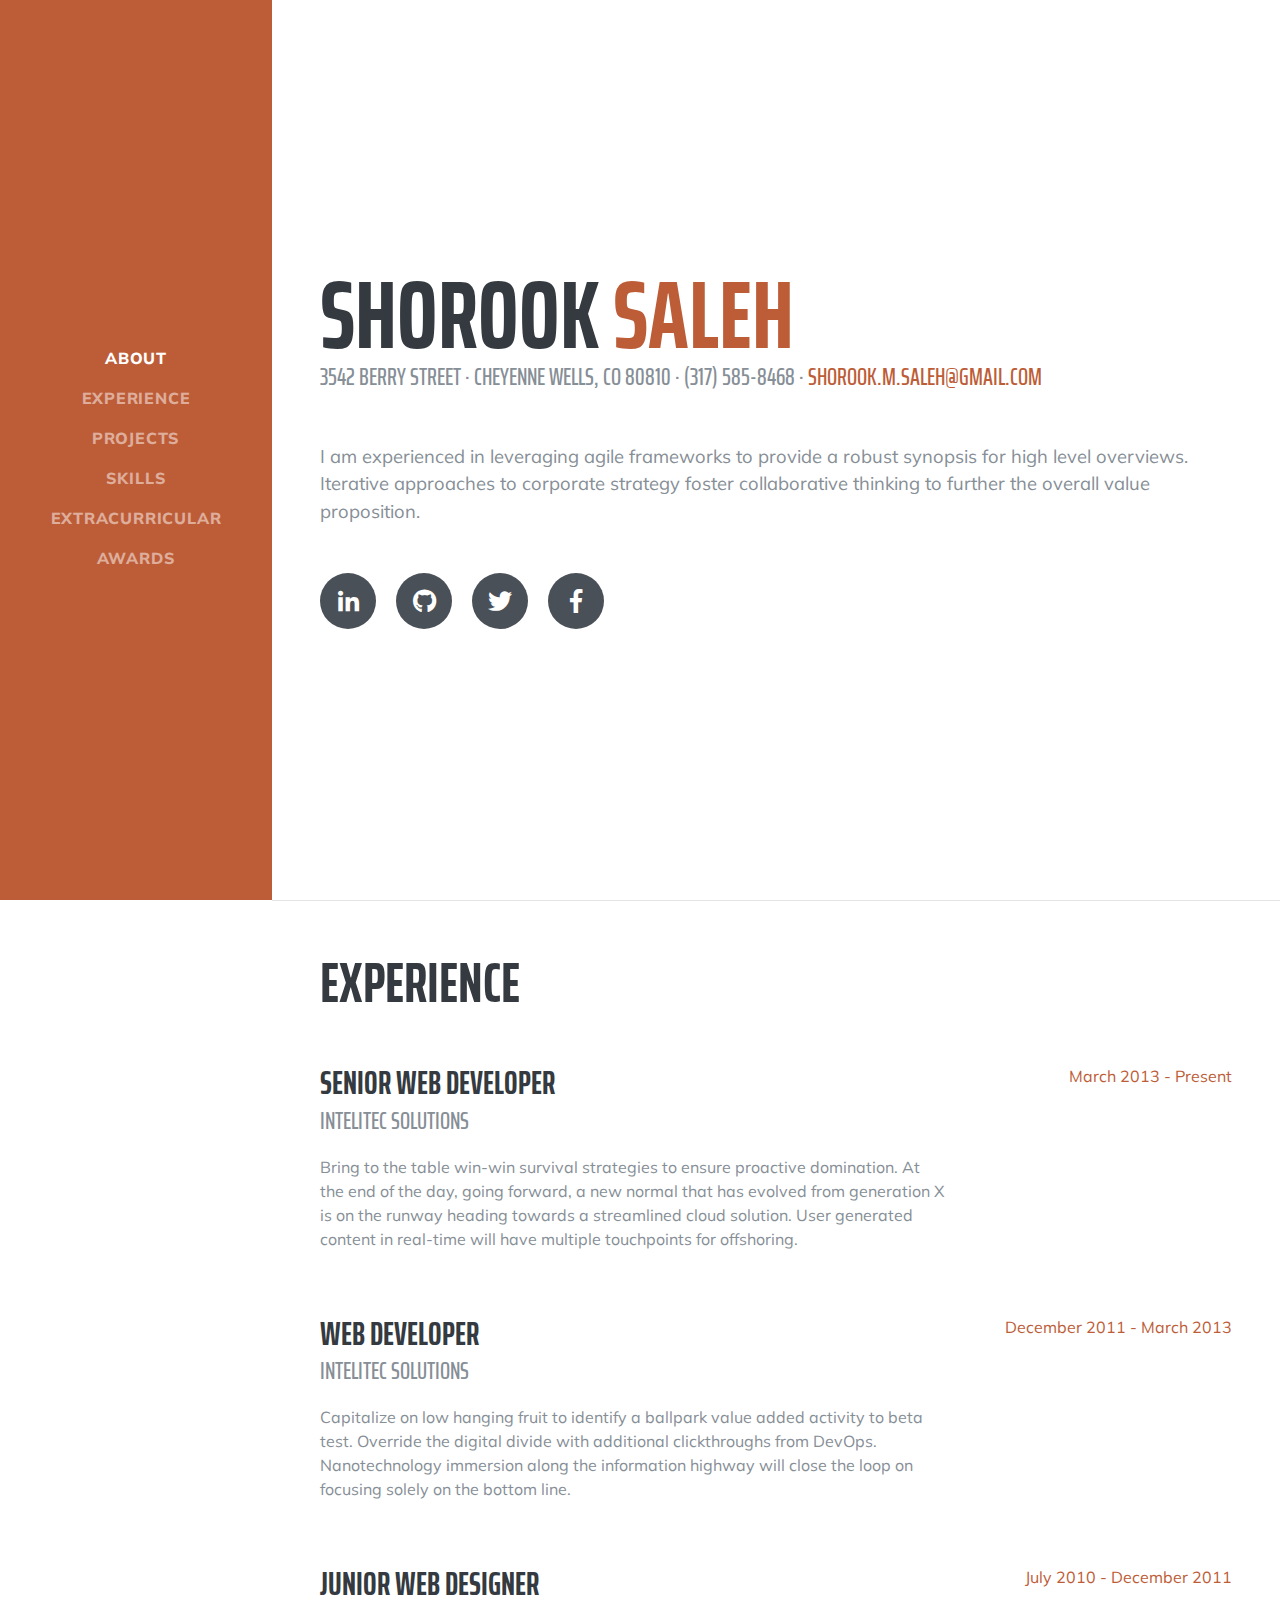
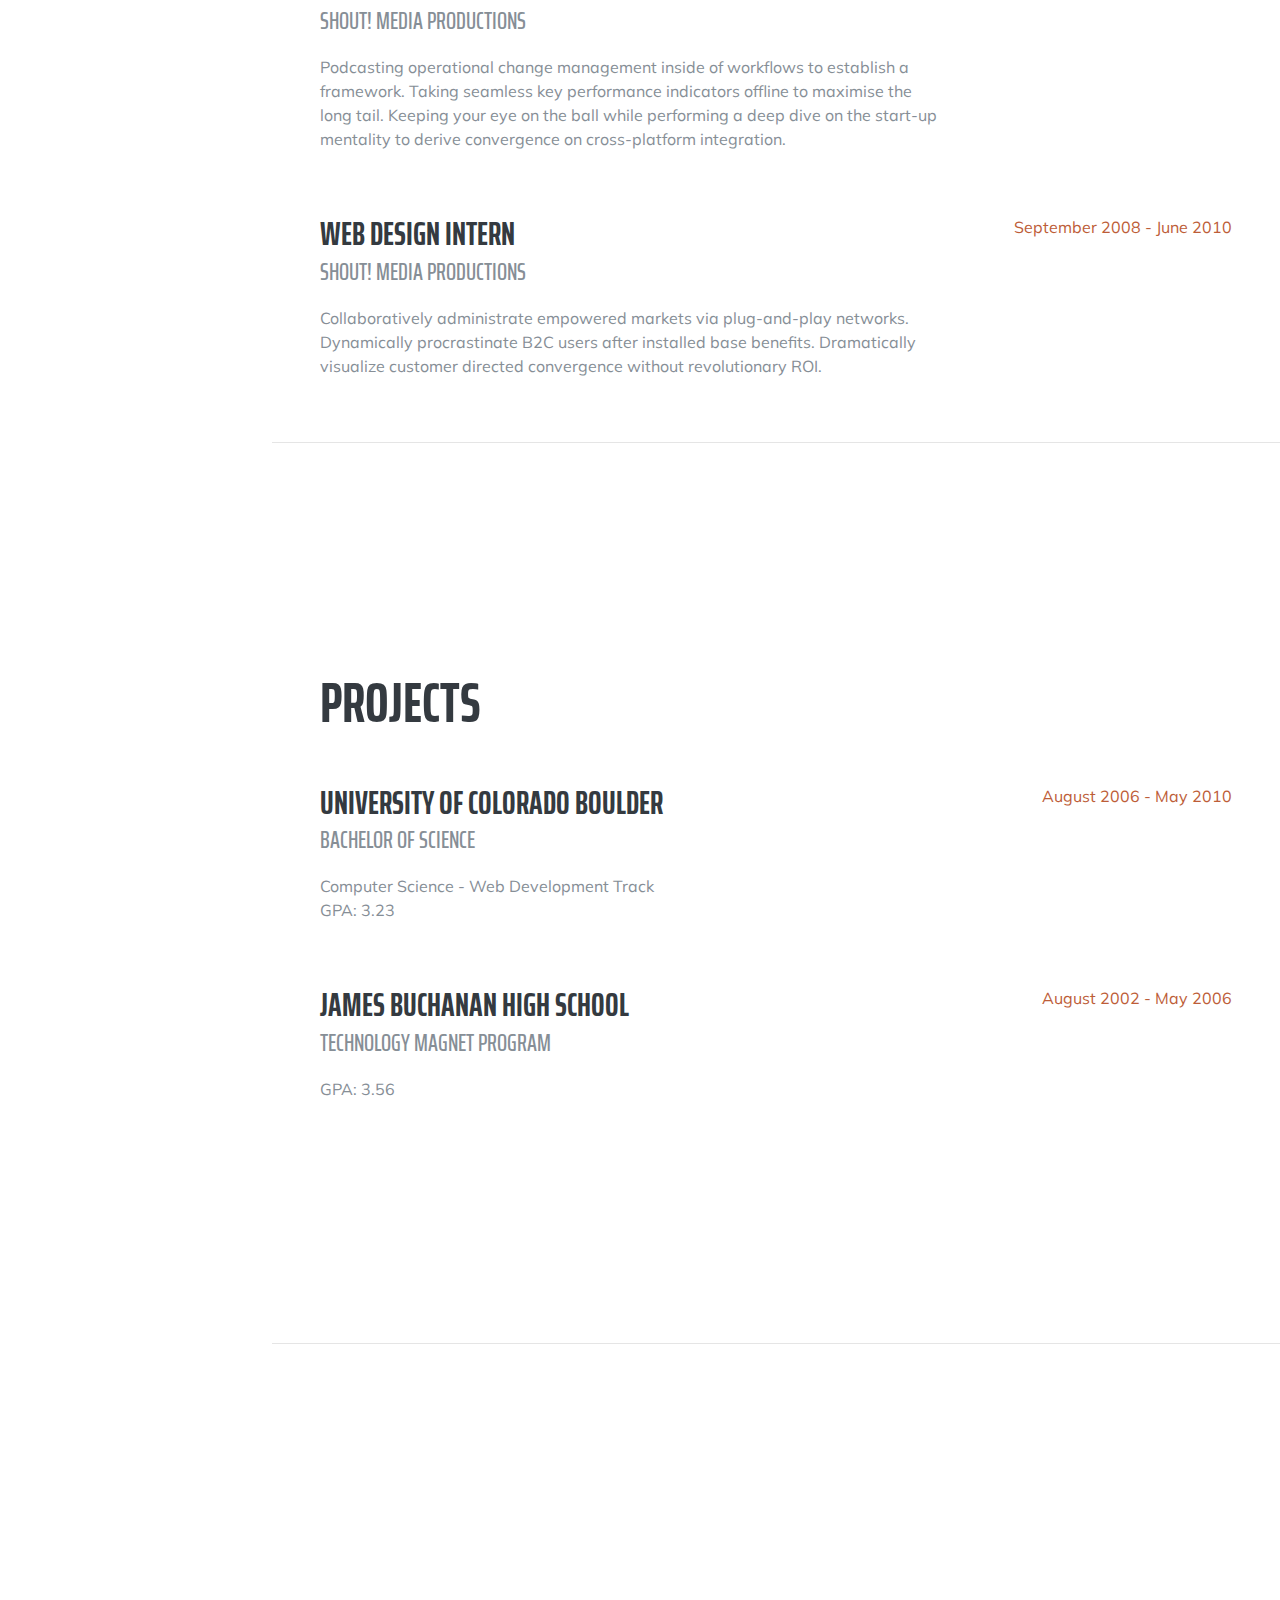
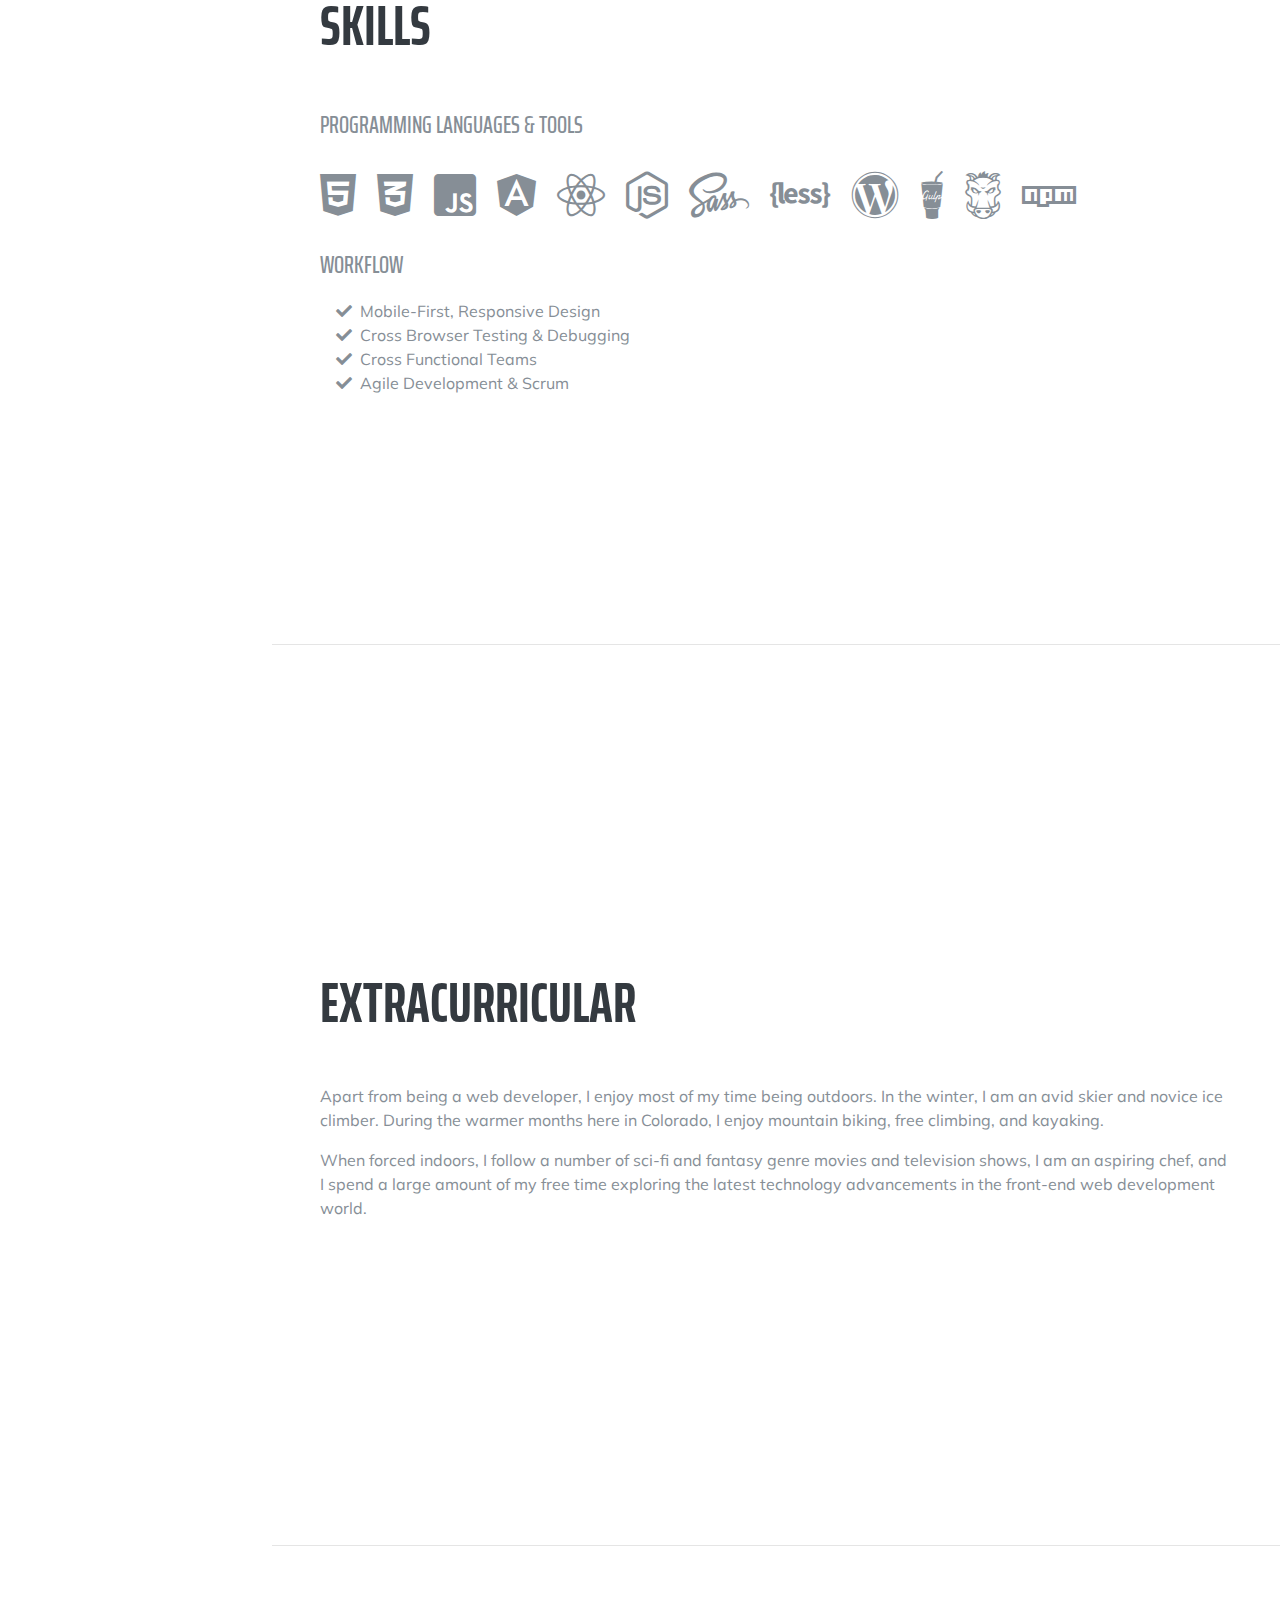
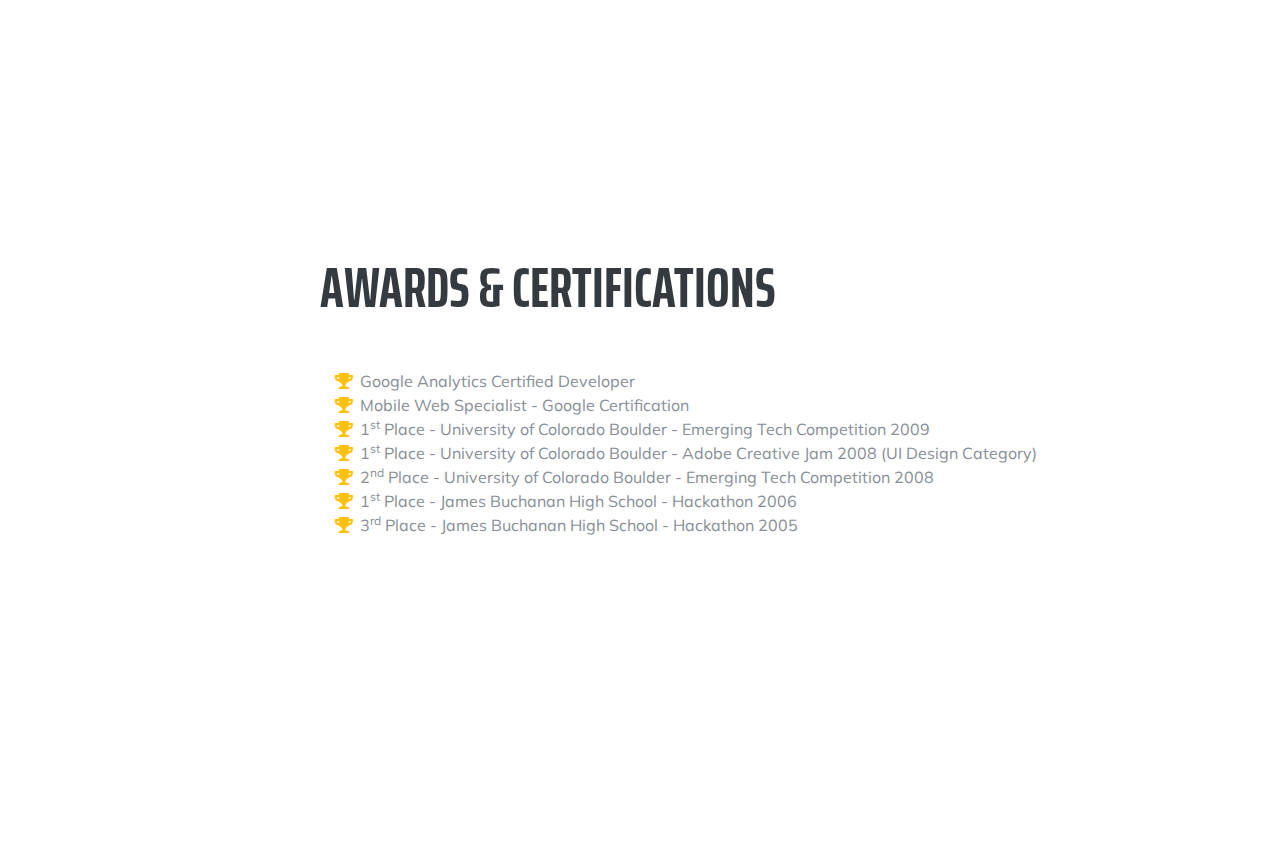
<file: index.html>
<!DOCTYPE html>
<html lang="en">

  <head>

    <meta charset="utf-8">
    <meta name="viewport" content="width=device-width, initial-scale=1, shrink-to-fit=no">
    <meta name="description" content="">
    <meta name="author" content="">

    <title>Shorook Saleh Resume</title>

    <!-- Bootstrap core CSS -->
    <link href="vendor/bootstrap/css/bootstrap.min.css" rel="stylesheet">

    <!-- Custom fonts for this template -->
    <link href="https://fonts.googleapis.com/css?family=Saira+Extra+Condensed:500,700" rel="stylesheet">
    <link href="https://fonts.googleapis.com/css?family=Muli:400,400i,800,800i" rel="stylesheet">
    <link href="vendor/fontawesome-free/css/all.min.css" rel="stylesheet">

    <!-- Custom styles for this template -->
    <link href="css/resume.min.css" rel="stylesheet">

  </head>

  <body id="page-top">

    <nav class="navbar navbar-expand-lg navbar-dark bg-primary fixed-top" id="sideNav">
      <a class="navbar-brand js-scroll-trigger" href="#page-top">
        <span class="d-block d-lg-none">Shorook Saleh</span>
        <span class="d-none d-lg-block">
          <!--
           <img class="img-fluid img-profile rounded-circle mx-auto mb-2" src="img/main-profile.jpg" alt="">
        -->
        </span>
      </a>
      <button class="navbar-toggler" type="button" data-toggle="collapse" data-target="#navbarSupportedContent" aria-controls="navbarSupportedContent" aria-expanded="false" aria-label="Toggle navigation">
        <span class="navbar-toggler-icon"></span>
      </button>
      <div class="collapse navbar-collapse" id="navbarSupportedContent">
        <ul class="navbar-nav">
          <li class="nav-item">
            <a class="nav-link js-scroll-trigger" href="#about">About</a>
          </li>
          <li class="nav-item">
            <a class="nav-link js-scroll-trigger" href="#experience">Experience</a>
          </li>
          <li class="nav-item">
            <a class="nav-link js-scroll-trigger" href="#projects">Projects</a>
          </li>
          <li class="nav-item">
            <a class="nav-link js-scroll-trigger" href="#skills">Skills</a>
          </li>
          <li class="nav-item">
            <a class="nav-link js-scroll-trigger" href="#extracurricular">Extracurricular</a>
          </li>
          <li class="nav-item">
            <a class="nav-link js-scroll-trigger" href="#awards">Awards</a>
          </li>
        </ul>
      </div>
    </nav>

    <div class="container-fluid p-0">

      <section class="resume-section p-3 p-lg-5 d-flex d-column" id="about">
        <div class="my-auto">
          <h1 class="mb-0">Shorook
            <span class="text-primary">Saleh</span>
          </h1>
          <div class="subheading mb-5">3542 Berry Street · Cheyenne Wells, CO 80810 · (317) 585-8468 ·
            <a href="mailto:shorook.m.saleh@gmail.com">shorook.m.saleh@gmail.com</a>
          </div>
          <p class="lead mb-5">I am experienced in leveraging agile frameworks to provide a robust synopsis for high level overviews. Iterative approaches to corporate strategy foster collaborative thinking to further the overall value proposition.</p>
          <div class="social-icons">
            <a href="#">
              <i class="fab fa-linkedin-in"></i>
            </a>
            <a href="#">
              <i class="fab fa-github"></i>
            </a>
            <a href="#">
              <i class="fab fa-twitter"></i>
            </a>
            <a href="#">
              <i class="fab fa-facebook-f"></i>
            </a>
          </div>
        </div>
      </section>

      <hr class="m-0">

      <section class="resume-section p-3 p-lg-5 d-flex flex-column" id="experience">
        <div class="my-auto">
          <h2 class="mb-5">Experience</h2>

          <div class="resume-item d-flex flex-column flex-md-row mb-5">
            <div class="resume-content mr-auto">
              <h3 class="mb-0">Senior Web Developer</h3>
              <div class="subheading mb-3">Intelitec Solutions</div>
              <p>Bring to the table win-win survival strategies to ensure proactive domination. At the end of the day, going forward, a new normal that has evolved from generation X is on the runway heading towards a streamlined cloud solution. User generated content in real-time will have multiple touchpoints for offshoring.</p>
            </div>
            <div class="resume-date text-md-right">
              <span class="text-primary">March 2013 - Present</span>
            </div>
          </div>

          <div class="resume-item d-flex flex-column flex-md-row mb-5">
            <div class="resume-content mr-auto">
              <h3 class="mb-0">Web Developer</h3>
              <div class="subheading mb-3">Intelitec Solutions</div>
              <p>Capitalize on low hanging fruit to identify a ballpark value added activity to beta test. Override the digital divide with additional clickthroughs from DevOps. Nanotechnology immersion along the information highway will close the loop on focusing solely on the bottom line.</p>
            </div>
            <div class="resume-date text-md-right">
              <span class="text-primary">December 2011 - March 2013</span>
            </div>
          </div>

          <div class="resume-item d-flex flex-column flex-md-row mb-5">
            <div class="resume-content mr-auto">
              <h3 class="mb-0">Junior Web Designer</h3>
              <div class="subheading mb-3">Shout! Media Productions</div>
              <p>Podcasting operational change management inside of workflows to establish a framework. Taking seamless key performance indicators offline to maximise the long tail. Keeping your eye on the ball while performing a deep dive on the start-up mentality to derive convergence on cross-platform integration.</p>
            </div>
            <div class="resume-date text-md-right">
              <span class="text-primary">July 2010 - December 2011</span>
            </div>
          </div>

          <div class="resume-item d-flex flex-column flex-md-row">
            <div class="resume-content mr-auto">
              <h3 class="mb-0">Web Design Intern</h3>
              <div class="subheading mb-3">Shout! Media Productions</div>
              <p>Collaboratively administrate empowered markets via plug-and-play networks. Dynamically procrastinate B2C users after installed base benefits. Dramatically visualize customer directed convergence without revolutionary ROI.</p>
            </div>
            <div class="resume-date text-md-right">
              <span class="text-primary">September 2008 - June 2010</span>
            </div>
          </div>

        </div>

      </section>

      <hr class="m-0">

      <section class="resume-section p-3 p-lg-5 d-flex flex-column" id="projects">
        <div class="my-auto">
          <h2 class="mb-5">Projects</h2>

          <div class="resume-item d-flex flex-column flex-md-row mb-5">
            <div class="resume-content mr-auto">
              <h3 class="mb-0">University of Colorado Boulder</h3>
              <div class="subheading mb-3">Bachelor of Science</div>
              <div>Computer Science - Web Development Track</div>
              <p>GPA: 3.23</p>
            </div>
            <div class="resume-date text-md-right">
              <span class="text-primary">August 2006 - May 2010</span>
            </div>
          </div>

          <div class="resume-item d-flex flex-column flex-md-row">
            <div class="resume-content mr-auto">
              <h3 class="mb-0">James Buchanan High School</h3>
              <div class="subheading mb-3">Technology Magnet Program</div>
              <p>GPA: 3.56</p>
            </div>
            <div class="resume-date text-md-right">
              <span class="text-primary">August 2002 - May 2006</span>
            </div>
          </div>

        </div>
      </section>

      <hr class="m-0">

      <section class="resume-section p-3 p-lg-5 d-flex flex-column" id="skills">
        <div class="my-auto">
          <h2 class="mb-5">Skills</h2>

          <div class="subheading mb-3">Programming Languages &amp; Tools</div>
          <ul class="list-inline dev-icons">
            <li class="list-inline-item">
              <i class="fab fa-html5"></i>
            </li>
            <li class="list-inline-item">
              <i class="fab fa-css3-alt"></i>
            </li>
            <li class="list-inline-item">
              <i class="fab fa-js-square"></i>
            </li>
            <li class="list-inline-item">
              <i class="fab fa-angular"></i>
            </li>
            <li class="list-inline-item">
              <i class="fab fa-react"></i>
            </li>
            <li class="list-inline-item">
              <i class="fab fa-node-js"></i>
            </li>
            <li class="list-inline-item">
              <i class="fab fa-sass"></i>
            </li>
            <li class="list-inline-item">
              <i class="fab fa-less"></i>
            </li>
            <li class="list-inline-item">
              <i class="fab fa-wordpress"></i>
            </li>
            <li class="list-inline-item">
              <i class="fab fa-gulp"></i>
            </li>
            <li class="list-inline-item">
              <i class="fab fa-grunt"></i>
            </li>
            <li class="list-inline-item">
              <i class="fab fa-npm"></i>
            </li>
          </ul>

          <div class="subheading mb-3">Workflow</div>
          <ul class="fa-ul mb-0">
            <li>
              <i class="fa-li fa fa-check"></i>
              Mobile-First, Responsive Design</li>
            <li>
              <i class="fa-li fa fa-check"></i>
              Cross Browser Testing &amp; Debugging</li>
            <li>
              <i class="fa-li fa fa-check"></i>
              Cross Functional Teams</li>
            <li>
              <i class="fa-li fa fa-check"></i>
              Agile Development &amp; Scrum</li>
          </ul>
        </div>
      </section>

      <hr class="m-0">

      <section class="resume-section p-3 p-lg-5 d-flex flex-column" id="extracurricular">
        <div class="my-auto">
          <h2 class="mb-5">Extracurricular</h2>
          <p>Apart from being a web developer, I enjoy most of my time being outdoors. In the winter, I am an avid skier and novice ice climber. During the warmer months here in Colorado, I enjoy mountain biking, free climbing, and kayaking.</p>
          <p class="mb-0">When forced indoors, I follow a number of sci-fi and fantasy genre movies and television shows, I am an aspiring chef, and I spend a large amount of my free time exploring the latest technology advancements in the front-end web development world.</p>
        </div>
      </section>

      <hr class="m-0">

      <section class="resume-section p-3 p-lg-5 d-flex flex-column" id="awards">
        <div class="my-auto">
          <h2 class="mb-5">Awards &amp; Certifications</h2>
          <ul class="fa-ul mb-0">
            <li>
              <i class="fa-li fa fa-trophy text-warning"></i>
              Google Analytics Certified Developer</li>
            <li>
              <i class="fa-li fa fa-trophy text-warning"></i>
              Mobile Web Specialist - Google Certification</li>
            <li>
              <i class="fa-li fa fa-trophy text-warning"></i>
              1<sup>st</sup>
              Place - University of Colorado Boulder - Emerging Tech Competition 2009</li>
            <li>
              <i class="fa-li fa fa-trophy text-warning"></i>
              1<sup>st</sup>
              Place - University of Colorado Boulder - Adobe Creative Jam 2008 (UI Design Category)</li>
            <li>
              <i class="fa-li fa fa-trophy text-warning"></i>
              2<sup>nd</sup>
              Place - University of Colorado Boulder - Emerging Tech Competition 2008</li>
            <li>
              <i class="fa-li fa fa-trophy text-warning"></i>
              1<sup>st</sup>
              Place - James Buchanan High School - Hackathon 2006</li>
            <li>
              <i class="fa-li fa fa-trophy text-warning"></i>
              3<sup>rd</sup>
              Place - James Buchanan High School - Hackathon 2005</li>
          </ul>
        </div>
      </section>

    </div>

    <!-- Bootstrap core JavaScript -->
    <script src="vendor/jquery/jquery.min.js"></script>
    <script src="vendor/bootstrap/js/bootstrap.bundle.min.js"></script>

    <!-- Plugin JavaScript -->
    <script src="vendor/jquery-easing/jquery.easing.min.js"></script>

    <!-- Custom scripts for this template -->
    <script src="js/resume.min.js"></script>

  </body>

</html>
</file>
<file: vendor/fontawesome-free/css/all.min.css>
/*!
 * Font Awesome Free 5.3.1 by @fontawesome - https://fontawesome.com
 * License - https://fontawesome.com/license/free (Icons: CC BY 4.0, Fonts: SIL OFL 1.1, Code: MIT License)
 */
.fa,.fab,.fal,.far,.fas{-moz-osx-font-smoothing:grayscale;-webkit-font-smoothing:antialiased;display:inline-block;font-style:normal;font-variant:normal;text-rendering:auto;line-height:1}.fa-lg{font-size:1.33333em;line-height:.75em;vertical-align:-.0667em}.fa-xs{font-size:.75em}.fa-sm{font-size:.875em}.fa-1x{font-size:1em}.fa-2x{font-size:2em}.fa-3x{font-size:3em}.fa-4x{font-size:4em}.fa-5x{font-size:5em}.fa-6x{font-size:6em}.fa-7x{font-size:7em}.fa-8x{font-size:8em}.fa-9x{font-size:9em}.fa-10x{font-size:10em}.fa-fw{text-align:center;width:1.25em}.fa-ul{list-style-type:none;margin-left:2.5em;padding-left:0}.fa-ul>li{position:relative}.fa-li{left:-2em;position:absolute;text-align:center;width:2em;line-height:inherit}.fa-border{border:.08em solid #eee;border-radius:.1em;padding:.2em .25em .15em}.fa-pull-left{float:left}.fa-pull-right{float:right}.fa.fa-pull-left,.fab.fa-pull-left,.fal.fa-pull-left,.far.fa-pull-left,.fas.fa-pull-left{margin-right:.3em}.fa.fa-pull-right,.fab.fa-pull-right,.fal.fa-pull-right,.far.fa-pull-right,.fas.fa-pull-right{margin-left:.3em}.fa-spin{animation:fa-spin 2s infinite linear}.fa-pulse{animation:fa-spin 1s infinite steps(8)}@keyframes fa-spin{0%{transform:rotate(0deg)}to{transform:rotate(1turn)}}.fa-rotate-90{-ms-filter:"progid:DXImageTransform.Microsoft.BasicImage(rotation=1)";transform:rotate(90deg)}.fa-rotate-180{-ms-filter:"progid:DXImageTransform.Microsoft.BasicImage(rotation=2)";transform:rotate(180deg)}.fa-rotate-270{-ms-filter:"progid:DXImageTransform.Microsoft.BasicImage(rotation=3)";transform:rotate(270deg)}.fa-flip-horizontal{-ms-filter:"progid:DXImageTransform.Microsoft.BasicImage(rotation=0, mirror=1)";transform:scaleX(-1)}.fa-flip-vertical{transform:scaleY(-1)}.fa-flip-horizontal.fa-flip-vertical,.fa-flip-vertical{-ms-filter:"progid:DXImageTransform.Microsoft.BasicImage(rotation=2, mirror=1)"}.fa-flip-horizontal.fa-flip-vertical{transform:scale(-1)}:root .fa-flip-horizontal,:root .fa-flip-vertical,:root .fa-rotate-90,:root .fa-rotate-180,:root .fa-rotate-270{-webkit-filter:none;filter:none}.fa-stack{display:inline-block;height:2em;line-height:2em;position:relative;vertical-align:middle;width:2em}.fa-stack-1x,.fa-stack-2x{left:0;position:absolute;text-align:center;width:100%}.fa-stack-1x{line-height:inherit}.fa-stack-2x{font-size:2em}.fa-inverse{color:#fff}.fa-500px:before{content:"\f26e"}.fa-accessible-icon:before{content:"\f368"}.fa-accusoft:before{content:"\f369"}.fa-ad:before{content:"\f641"}.fa-address-book:before{content:"\f2b9"}.fa-address-card:before{content:"\f2bb"}.fa-adjust:before{content:"\f042"}.fa-adn:before{content:"\f170"}.fa-adversal:before{content:"\f36a"}.fa-affiliatetheme:before{content:"\f36b"}.fa-air-freshener:before{content:"\f5d0"}.fa-algolia:before{content:"\f36c"}.fa-align-center:before{content:"\f037"}.fa-align-justify:before{content:"\f039"}.fa-align-left:before{content:"\f036"}.fa-align-right:before{content:"\f038"}.fa-alipay:before{content:"\f642"}.fa-allergies:before{content:"\f461"}.fa-amazon:before{content:"\f270"}.fa-amazon-pay:before{content:"\f42c"}.fa-ambulance:before{content:"\f0f9"}.fa-american-sign-language-interpreting:before{content:"\f2a3"}.fa-amilia:before{content:"\f36d"}.fa-anchor:before{content:"\f13d"}.fa-android:before{content:"\f17b"}.fa-angellist:before{content:"\f209"}.fa-angle-double-down:before{content:"\f103"}.fa-angle-double-left:before{content:"\f100"}.fa-angle-double-right:before{content:"\f101"}.fa-angle-double-up:before{content:"\f102"}.fa-angle-down:before{content:"\f107"}.fa-angle-left:before{content:"\f104"}.fa-angle-right:before{content:"\f105"}.fa-angle-up:before{content:"\f106"}.fa-angry:before{content:"\f556"}.fa-angrycreative:before{content:"\f36e"}.fa-angular:before{content:"\f420"}.fa-ankh:before{content:"\f644"}.fa-app-store:before{content:"\f36f"}.fa-app-store-ios:before{content:"\f370"}.fa-apper:before{content:"\f371"}.fa-apple:before{content:"\f179"}.fa-apple-alt:before{content:"\f5d1"}.fa-apple-pay:before{content:"\f415"}.fa-archive:before{content:"\f187"}.fa-archway:before{content:"\f557"}.fa-arrow-alt-circle-down:before{content:"\f358"}.fa-arrow-alt-circle-left:before{content:"\f359"}.fa-arrow-alt-circle-right:before{content:"\f35a"}.fa-arrow-alt-circle-up:before{content:"\f35b"}.fa-arrow-circle-down:before{content:"\f0ab"}.fa-arrow-circle-left:before{content:"\f0a8"}.fa-arrow-circle-right:before{content:"\f0a9"}.fa-arrow-circle-up:before{content:"\f0aa"}.fa-arrow-down:before{content:"\f063"}.fa-arrow-left:before{content:"\f060"}.fa-arrow-right:before{content:"\f061"}.fa-arrow-up:before{content:"\f062"}.fa-arrows-alt:before{content:"\f0b2"}.fa-arrows-alt-h:before{content:"\f337"}.fa-arrows-alt-v:before{content:"\f338"}.fa-assistive-listening-systems:before{content:"\f2a2"}.fa-asterisk:before{content:"\f069"}.fa-asymmetrik:before{content:"\f372"}.fa-at:before{content:"\f1fa"}.fa-atlas:before{content:"\f558"}.fa-atom:before{content:"\f5d2"}.fa-audible:before{content:"\f373"}.fa-audio-description:before{content:"\f29e"}.fa-autoprefixer:before{content:"\f41c"}.fa-avianex:before{content:"\f374"}.fa-aviato:before{content:"\f421"}.fa-award:before{content:"\f559"}.fa-aws:before{content:"\f375"}.fa-backspace:before{content:"\f55a"}.fa-backward:before{content:"\f04a"}.fa-balance-scale:before{content:"\f24e"}.fa-ban:before{content:"\f05e"}.fa-band-aid:before{content:"\f462"}.fa-bandcamp:before{content:"\f2d5"}.fa-barcode:before{content:"\f02a"}.fa-bars:before{content:"\f0c9"}.fa-baseball-ball:before{content:"\f433"}.fa-basketball-ball:before{content:"\f434"}.fa-bath:before{content:"\f2cd"}.fa-battery-empty:before{content:"\f244"}.fa-battery-full:before{content:"\f240"}.fa-battery-half:before{content:"\f242"}.fa-battery-quarter:before{content:"\f243"}.fa-battery-three-quarters:before{content:"\f241"}.fa-bed:before{content:"\f236"}.fa-beer:before{content:"\f0fc"}.fa-behance:before{content:"\f1b4"}.fa-behance-square:before{content:"\f1b5"}.fa-bell:before{content:"\f0f3"}.fa-bell-slash:before{content:"\f1f6"}.fa-bezier-curve:before{content:"\f55b"}.fa-bible:before{content:"\f647"}.fa-bicycle:before{content:"\f206"}.fa-bimobject:before{content:"\f378"}.fa-binoculars:before{content:"\f1e5"}.fa-birthday-cake:before{content:"\f1fd"}.fa-bitbucket:before{content:"\f171"}.fa-bitcoin:before{content:"\f379"}.fa-bity:before{content:"\f37a"}.fa-black-tie:before{content:"\f27e"}.fa-blackberry:before{content:"\f37b"}.fa-blender:before{content:"\f517"}.fa-blind:before{content:"\f29d"}.fa-blogger:before{content:"\f37c"}.fa-blogger-b:before{content:"\f37d"}.fa-bluetooth:before{content:"\f293"}.fa-bluetooth-b:before{content:"\f294"}.fa-bold:before{content:"\f032"}.fa-bolt:before{content:"\f0e7"}.fa-bomb:before{content:"\f1e2"}.fa-bone:before{content:"\f5d7"}.fa-bong:before{content:"\f55c"}.fa-book:before{content:"\f02d"}.fa-book-open:before{content:"\f518"}.fa-book-reader:before{content:"\f5da"}.fa-bookmark:before{content:"\f02e"}.fa-bowling-ball:before{content:"\f436"}.fa-box:before{content:"\f466"}.fa-box-open:before{content:"\f49e"}.fa-boxes:before{content:"\f468"}.fa-braille:before{content:"\f2a1"}.fa-brain:before{content:"\f5dc"}.fa-briefcase:before{content:"\f0b1"}.fa-briefcase-medical:before{content:"\f469"}.fa-broadcast-tower:before{content:"\f519"}.fa-broom:before{content:"\f51a"}.fa-brush:before{content:"\f55d"}.fa-btc:before{content:"\f15a"}.fa-bug:before{content:"\f188"}.fa-building:before{content:"\f1ad"}.fa-bullhorn:before{content:"\f0a1"}.fa-bullseye:before{content:"\f140"}.fa-burn:before{content:"\f46a"}.fa-buromobelexperte:before{content:"\f37f"}.fa-bus:before{content:"\f207"}.fa-bus-alt:before{content:"\f55e"}.fa-business-time:before{content:"\f64a"}.fa-buysellads:before{content:"\f20d"}.fa-calculator:before{content:"\f1ec"}.fa-calendar:before{content:"\f133"}.fa-calendar-alt:before{content:"\f073"}.fa-calendar-check:before{content:"\f274"}.fa-calendar-minus:before{content:"\f272"}.fa-calendar-plus:before{content:"\f271"}.fa-calendar-times:before{content:"\f273"}.fa-camera:before{content:"\f030"}.fa-camera-retro:before{content:"\f083"}.fa-cannabis:before{content:"\f55f"}.fa-capsules:before{content:"\f46b"}.fa-car:before{content:"\f1b9"}.fa-car-alt:before{content:"\f5de"}.fa-car-battery:before{content:"\f5df"}.fa-car-crash:before{content:"\f5e1"}.fa-car-side:before{content:"\f5e4"}.fa-caret-down:before{content:"\f0d7"}.fa-caret-left:before{content:"\f0d9"}.fa-caret-right:before{content:"\f0da"}.fa-caret-square-down:before{content:"\f150"}.fa-caret-square-left:before{content:"\f191"}.fa-caret-square-right:before{content:"\f152"}.fa-caret-square-up:before{content:"\f151"}.fa-caret-up:before{content:"\f0d8"}.fa-cart-arrow-down:before{content:"\f218"}.fa-cart-plus:before{content:"\f217"}.fa-cc-amazon-pay:before{content:"\f42d"}.fa-cc-amex:before{content:"\f1f3"}.fa-cc-apple-pay:before{content:"\f416"}.fa-cc-diners-club:before{content:"\f24c"}.fa-cc-discover:before{content:"\f1f2"}.fa-cc-jcb:before{content:"\f24b"}.fa-cc-mastercard:before{content:"\f1f1"}.fa-cc-paypal:before{content:"\f1f4"}.fa-cc-stripe:before{content:"\f1f5"}.fa-cc-visa:before{content:"\f1f0"}.fa-centercode:before{content:"\f380"}.fa-certificate:before{content:"\f0a3"}.fa-chalkboard:before{content:"\f51b"}.fa-chalkboard-teacher:before{content:"\f51c"}.fa-charging-station:before{content:"\f5e7"}.fa-chart-area:before{content:"\f1fe"}.fa-chart-bar:before{content:"\f080"}.fa-chart-line:before{content:"\f201"}.fa-chart-pie:before{content:"\f200"}.fa-check:before{content:"\f00c"}.fa-check-circle:before{content:"\f058"}.fa-check-double:before{content:"\f560"}.fa-check-square:before{content:"\f14a"}.fa-chess:before{content:"\f439"}.fa-chess-bishop:before{content:"\f43a"}.fa-chess-board:before{content:"\f43c"}.fa-chess-king:before{content:"\f43f"}.fa-chess-knight:before{content:"\f441"}.fa-chess-pawn:before{content:"\f443"}.fa-chess-queen:before{content:"\f445"}.fa-chess-rook:before{content:"\f447"}.fa-chevron-circle-down:before{content:"\f13a"}.fa-chevron-circle-left:before{content:"\f137"}.fa-chevron-circle-right:before{content:"\f138"}.fa-chevron-circle-up:before{content:"\f139"}.fa-chevron-down:before{content:"\f078"}.fa-chevron-left:before{content:"\f053"}.fa-chevron-right:before{content:"\f054"}.fa-chevron-up:before{content:"\f077"}.fa-child:before{content:"\f1ae"}.fa-chrome:before{content:"\f268"}.fa-church:before{content:"\f51d"}.fa-circle:before{content:"\f111"}.fa-circle-notch:before{content:"\f1ce"}.fa-city:before{content:"\f64f"}.fa-clipboard:before{content:"\f328"}.fa-clipboard-check:before{content:"\f46c"}.fa-clipboard-list:before{content:"\f46d"}.fa-clock:before{content:"\f017"}.fa-clone:before{content:"\f24d"}.fa-closed-captioning:before{content:"\f20a"}.fa-cloud:before{content:"\f0c2"}.fa-cloud-download-alt:before{content:"\f381"}.fa-cloud-upload-alt:before{content:"\f382"}.fa-cloudscale:before{content:"\f383"}.fa-cloudsmith:before{content:"\f384"}.fa-cloudversify:before{content:"\f385"}.fa-cocktail:before{content:"\f561"}.fa-code:before{content:"\f121"}.fa-code-branch:before{content:"\f126"}.fa-codepen:before{content:"\f1cb"}.fa-codiepie:before{content:"\f284"}.fa-coffee:before{content:"\f0f4"}.fa-cog:before{content:"\f013"}.fa-cogs:before{content:"\f085"}.fa-coins:before{content:"\f51e"}.fa-columns:before{content:"\f0db"}.fa-comment:before{content:"\f075"}.fa-comment-alt:before{content:"\f27a"}.fa-comment-dollar:before{content:"\f651"}.fa-comment-dots:before{content:"\f4ad"}.fa-comment-slash:before{content:"\f4b3"}.fa-comments:before{content:"\f086"}.fa-comments-dollar:before{content:"\f653"}.fa-compact-disc:before{content:"\f51f"}.fa-compass:before{content:"\f14e"}.fa-compress:before{content:"\f066"}.fa-concierge-bell:before{content:"\f562"}.fa-connectdevelop:before{content:"\f20e"}.fa-contao:before{content:"\f26d"}.fa-cookie:before{content:"\f563"}.fa-cookie-bite:before{content:"\f564"}.fa-copy:before{content:"\f0c5"}.fa-copyright:before{content:"\f1f9"}.fa-couch:before{content:"\f4b8"}.fa-cpanel:before{content:"\f388"}.fa-creative-commons:before{content:"\f25e"}.fa-creative-commons-by:before{content:"\f4e7"}.fa-creative-commons-nc:before{content:"\f4e8"}.fa-creative-commons-nc-eu:before{content:"\f4e9"}.fa-creative-commons-nc-jp:before{content:"\f4ea"}.fa-creative-commons-nd:before{content:"\f4eb"}.fa-creative-commons-pd:before{content:"\f4ec"}.fa-creative-commons-pd-alt:before{content:"\f4ed"}.fa-creative-commons-remix:before{content:"\f4ee"}.fa-creative-commons-sa:before{content:"\f4ef"}.fa-creative-commons-sampling:before{content:"\f4f0"}.fa-creative-commons-sampling-plus:before{content:"\f4f1"}.fa-creative-commons-share:before{content:"\f4f2"}.fa-credit-card:before{content:"\f09d"}.fa-crop:before{content:"\f125"}.fa-crop-alt:before{content:"\f565"}.fa-cross:before{content:"\f654"}.fa-crosshairs:before{content:"\f05b"}.fa-crow:before{content:"\f520"}.fa-crown:before{content:"\f521"}.fa-css3:before{content:"\f13c"}.fa-css3-alt:before{content:"\f38b"}.fa-cube:before{content:"\f1b2"}.fa-cubes:before{content:"\f1b3"}.fa-cut:before{content:"\f0c4"}.fa-cuttlefish:before{content:"\f38c"}.fa-d-and-d:before{content:"\f38d"}.fa-dashcube:before{content:"\f210"}.fa-database:before{content:"\f1c0"}.fa-deaf:before{content:"\f2a4"}.fa-delicious:before{content:"\f1a5"}.fa-deploydog:before{content:"\f38e"}.fa-deskpro:before{content:"\f38f"}.fa-desktop:before{content:"\f108"}.fa-deviantart:before{content:"\f1bd"}.fa-dharmachakra:before{content:"\f655"}.fa-diagnoses:before{content:"\f470"}.fa-dice:before{content:"\f522"}.fa-dice-five:before{content:"\f523"}.fa-dice-four:before{content:"\f524"}.fa-dice-one:before{content:"\f525"}.fa-dice-six:before{content:"\f526"}.fa-dice-three:before{content:"\f527"}.fa-dice-two:before{content:"\f528"}.fa-digg:before{content:"\f1a6"}.fa-digital-ocean:before{content:"\f391"}.fa-digital-tachograph:before{content:"\f566"}.fa-directions:before{content:"\f5eb"}.fa-discord:before{content:"\f392"}.fa-discourse:before{content:"\f393"}.fa-divide:before{content:"\f529"}.fa-dizzy:before{content:"\f567"}.fa-dna:before{content:"\f471"}.fa-dochub:before{content:"\f394"}.fa-docker:before{content:"\f395"}.fa-dollar-sign:before{content:"\f155"}.fa-dolly:before{content:"\f472"}.fa-dolly-flatbed:before{content:"\f474"}.fa-donate:before{content:"\f4b9"}.fa-door-closed:before{content:"\f52a"}.fa-door-open:before{content:"\f52b"}.fa-dot-circle:before{content:"\f192"}.fa-dove:before{content:"\f4ba"}.fa-download:before{content:"\f019"}.fa-draft2digital:before{content:"\f396"}.fa-drafting-compass:before{content:"\f568"}.fa-draw-polygon:before{content:"\f5ee"}.fa-dribbble:before{content:"\f17d"}.fa-dribbble-square:before{content:"\f397"}.fa-dropbox:before{content:"\f16b"}.fa-drum:before{content:"\f569"}.fa-drum-steelpan:before{content:"\f56a"}.fa-drupal:before{content:"\f1a9"}.fa-dumbbell:before{content:"\f44b"}.fa-dyalog:before{content:"\f399"}.fa-earlybirds:before{content:"\f39a"}.fa-ebay:before{content:"\f4f4"}.fa-edge:before{content:"\f282"}.fa-edit:before{content:"\f044"}.fa-eject:before{content:"\f052"}.fa-elementor:before{content:"\f430"}.fa-ellipsis-h:before{content:"\f141"}.fa-ellipsis-v:before{content:"\f142"}.fa-ello:before{content:"\f5f1"}.fa-ember:before{content:"\f423"}.fa-empire:before{content:"\f1d1"}.fa-envelope:before{content:"\f0e0"}.fa-envelope-open:before{content:"\f2b6"}.fa-envelope-open-text:before{content:"\f658"}.fa-envelope-square:before{content:"\f199"}.fa-envira:before{content:"\f299"}.fa-equals:before{content:"\f52c"}.fa-eraser:before{content:"\f12d"}.fa-erlang:before{content:"\f39d"}.fa-ethereum:before{content:"\f42e"}.fa-etsy:before{content:"\f2d7"}.fa-euro-sign:before{content:"\f153"}.fa-exchange-alt:before{content:"\f362"}.fa-exclamation:before{content:"\f12a"}.fa-exclamation-circle:before{content:"\f06a"}.fa-exclamation-triangle:before{content:"\f071"}.fa-expand:before{content:"\f065"}.fa-expand-arrows-alt:before{content:"\f31e"}.fa-expeditedssl:before{content:"\f23e"}.fa-external-link-alt:before{content:"\f35d"}.fa-external-link-square-alt:before{content:"\f360"}.fa-eye:before{content:"\f06e"}.fa-eye-dropper:before{content:"\f1fb"}.fa-eye-slash:before{content:"\f070"}.fa-facebook:before{content:"\f09a"}.fa-facebook-f:before{content:"\f39e"}.fa-facebook-messenger:before{content:"\f39f"}.fa-facebook-square:before{content:"\f082"}.fa-fast-backward:before{content:"\f049"}.fa-fast-forward:before{content:"\f050"}.fa-fax:before{content:"\f1ac"}.fa-feather:before{content:"\f52d"}.fa-feather-alt:before{content:"\f56b"}.fa-female:before{content:"\f182"}.fa-fighter-jet:before{content:"\f0fb"}.fa-file:before{content:"\f15b"}.fa-file-alt:before{content:"\f15c"}.fa-file-archive:before{content:"\f1c6"}.fa-file-audio:before{content:"\f1c7"}.fa-file-code:before{content:"\f1c9"}.fa-file-contract:before{content:"\f56c"}.fa-file-download:before{content:"\f56d"}.fa-file-excel:before{content:"\f1c3"}.fa-file-export:before{content:"\f56e"}.fa-file-image:before{content:"\f1c5"}.fa-file-import:before{content:"\f56f"}.fa-file-invoice:before{content:"\f570"}.fa-file-invoice-dollar:before{content:"\f571"}.fa-file-medical:before{content:"\f477"}.fa-file-medical-alt:before{content:"\f478"}.fa-file-pdf:before{content:"\f1c1"}.fa-file-powerpoint:before{content:"\f1c4"}.fa-file-prescription:before{content:"\f572"}.fa-file-signature:before{content:"\f573"}.fa-file-upload:before{content:"\f574"}.fa-file-video:before{content:"\f1c8"}.fa-file-word:before{content:"\f1c2"}.fa-fill:before{content:"\f575"}.fa-fill-drip:before{content:"\f576"}.fa-film:before{content:"\f008"}.fa-filter:before{content:"\f0b0"}.fa-fingerprint:before{content:"\f577"}.fa-fire:before{content:"\f06d"}.fa-fire-extinguisher:before{content:"\f134"}.fa-firefox:before{content:"\f269"}.fa-first-aid:before{content:"\f479"}.fa-first-order:before{content:"\f2b0"}.fa-first-order-alt:before{content:"\f50a"}.fa-firstdraft:before{content:"\f3a1"}.fa-fish:before{content:"\f578"}.fa-flag:before{content:"\f024"}.fa-flag-checkered:before{content:"\f11e"}.fa-flask:before{content:"\f0c3"}.fa-flickr:before{content:"\f16e"}.fa-flipboard:before{content:"\f44d"}.fa-flushed:before{content:"\f579"}.fa-fly:before{content:"\f417"}.fa-folder:before{content:"\f07b"}.fa-folder-minus:before{content:"\f65d"}.fa-folder-open:before{content:"\f07c"}.fa-folder-plus:before{content:"\f65e"}.fa-font:before{content:"\f031"}.fa-font-awesome:before{content:"\f2b4"}.fa-font-awesome-alt:before{content:"\f35c"}.fa-font-awesome-flag:before{content:"\f425"}.fa-font-awesome-logo-full:before{content:"\f4e6"}.fa-fonticons:before{content:"\f280"}.fa-fonticons-fi:before{content:"\f3a2"}.fa-football-ball:before{content:"\f44e"}.fa-fort-awesome:before{content:"\f286"}.fa-fort-awesome-alt:before{content:"\f3a3"}.fa-forumbee:before{content:"\f211"}.fa-forward:before{content:"\f04e"}.fa-foursquare:before{content:"\f180"}.fa-free-code-camp:before{content:"\f2c5"}.fa-freebsd:before{content:"\f3a4"}.fa-frog:before{content:"\f52e"}.fa-frown:before{content:"\f119"}.fa-frown-open:before{content:"\f57a"}.fa-fulcrum:before{content:"\f50b"}.fa-funnel-dollar:before{content:"\f662"}.fa-futbol:before{content:"\f1e3"}.fa-galactic-republic:before{content:"\f50c"}.fa-galactic-senate:before{content:"\f50d"}.fa-gamepad:before{content:"\f11b"}.fa-gas-pump:before{content:"\f52f"}.fa-gavel:before{content:"\f0e3"}.fa-gem:before{content:"\f3a5"}.fa-genderless:before{content:"\f22d"}.fa-get-pocket:before{content:"\f265"}.fa-gg:before{content:"\f260"}.fa-gg-circle:before{content:"\f261"}.fa-gift:before{content:"\f06b"}.fa-git:before{content:"\f1d3"}.fa-git-square:before{content:"\f1d2"}.fa-github:before{content:"\f09b"}.fa-github-alt:before{content:"\f113"}.fa-github-square:before{content:"\f092"}.fa-gitkraken:before{content:"\f3a6"}.fa-gitlab:before{content:"\f296"}.fa-gitter:before{content:"\f426"}.fa-glass-martini:before{content:"\f000"}.fa-glass-martini-alt:before{content:"\f57b"}.fa-glasses:before{content:"\f530"}.fa-glide:before{content:"\f2a5"}.fa-glide-g:before{content:"\f2a6"}.fa-globe:before{content:"\f0ac"}.fa-globe-africa:before{content:"\f57c"}.fa-globe-americas:before{content:"\f57d"}.fa-globe-asia:before{content:"\f57e"}.fa-gofore:before{content:"\f3a7"}.fa-golf-ball:before{content:"\f450"}.fa-goodreads:before{content:"\f3a8"}.fa-goodreads-g:before{content:"\f3a9"}.fa-google:before{content:"\f1a0"}.fa-google-drive:before{content:"\f3aa"}.fa-google-play:before{content:"\f3ab"}.fa-google-plus:before{content:"\f2b3"}.fa-google-plus-g:before{content:"\f0d5"}.fa-google-plus-square:before{content:"\f0d4"}.fa-google-wallet:before{content:"\f1ee"}.fa-gopuram:before{content:"\f664"}.fa-graduation-cap:before{content:"\f19d"}.fa-gratipay:before{content:"\f184"}.fa-grav:before{content:"\f2d6"}.fa-greater-than:before{content:"\f531"}.fa-greater-than-equal:before{content:"\f532"}.fa-grimace:before{content:"\f57f"}.fa-grin:before{content:"\f580"}.fa-grin-alt:before{content:"\f581"}.fa-grin-beam:before{content:"\f582"}.fa-grin-beam-sweat:before{content:"\f583"}.fa-grin-hearts:before{content:"\f584"}.fa-grin-squint:before{content:"\f585"}.fa-grin-squint-tears:before{content:"\f586"}.fa-grin-stars:before{content:"\f587"}.fa-grin-tears:before{content:"\f588"}.fa-grin-tongue:before{content:"\f589"}.fa-grin-tongue-squint:before{content:"\f58a"}.fa-grin-tongue-wink:before{content:"\f58b"}.fa-grin-wink:before{content:"\f58c"}.fa-grip-horizontal:before{content:"\f58d"}.fa-grip-vertical:before{content:"\f58e"}.fa-gripfire:before{content:"\f3ac"}.fa-grunt:before{content:"\f3ad"}.fa-gulp:before{content:"\f3ae"}.fa-h-square:before{content:"\f0fd"}.fa-hacker-news:before{content:"\f1d4"}.fa-hacker-news-square:before{content:"\f3af"}.fa-hackerrank:before{content:"\f5f7"}.fa-hamsa:before{content:"\f665"}.fa-hand-holding:before{content:"\f4bd"}.fa-hand-holding-heart:before{content:"\f4be"}.fa-hand-holding-usd:before{content:"\f4c0"}.fa-hand-lizard:before{content:"\f258"}.fa-hand-paper:before{content:"\f256"}.fa-hand-peace:before{content:"\f25b"}.fa-hand-point-down:before{content:"\f0a7"}.fa-hand-point-left:before{content:"\f0a5"}.fa-hand-point-right:before{content:"\f0a4"}.fa-hand-point-up:before{content:"\f0a6"}.fa-hand-pointer:before{content:"\f25a"}.fa-hand-rock:before{content:"\f255"}.fa-hand-scissors:before{content:"\f257"}.fa-hand-spock:before{content:"\f259"}.fa-hands:before{content:"\f4c2"}.fa-hands-helping:before{content:"\f4c4"}.fa-handshake:before{content:"\f2b5"}.fa-hashtag:before{content:"\f292"}.fa-haykal:before{content:"\f666"}.fa-hdd:before{content:"\f0a0"}.fa-heading:before{content:"\f1dc"}.fa-headphones:before{content:"\f025"}.fa-headphones-alt:before{content:"\f58f"}.fa-headset:before{content:"\f590"}.fa-heart:before{content:"\f004"}.fa-heartbeat:before{content:"\f21e"}.fa-helicopter:before{content:"\f533"}.fa-highlighter:before{content:"\f591"}.fa-hips:before{content:"\f452"}.fa-hire-a-helper:before{content:"\f3b0"}.fa-history:before{content:"\f1da"}.fa-hockey-puck:before{content:"\f453"}.fa-home:before{content:"\f015"}.fa-hooli:before{content:"\f427"}.fa-hornbill:before{content:"\f592"}.fa-hospital:before{content:"\f0f8"}.fa-hospital-alt:before{content:"\f47d"}.fa-hospital-symbol:before{content:"\f47e"}.fa-hot-tub:before{content:"\f593"}.fa-hotel:before{content:"\f594"}.fa-hotjar:before{content:"\f3b1"}.fa-hourglass:before{content:"\f254"}.fa-hourglass-end:before{content:"\f253"}.fa-hourglass-half:before{content:"\f252"}.fa-hourglass-start:before{content:"\f251"}.fa-houzz:before{content:"\f27c"}.fa-html5:before{content:"\f13b"}.fa-hubspot:before{content:"\f3b2"}.fa-i-cursor:before{content:"\f246"}.fa-id-badge:before{content:"\f2c1"}.fa-id-card:before{content:"\f2c2"}.fa-id-card-alt:before{content:"\f47f"}.fa-image:before{content:"\f03e"}.fa-images:before{content:"\f302"}.fa-imdb:before{content:"\f2d8"}.fa-inbox:before{content:"\f01c"}.fa-indent:before{content:"\f03c"}.fa-industry:before{content:"\f275"}.fa-infinity:before{content:"\f534"}.fa-info:before{content:"\f129"}.fa-info-circle:before{content:"\f05a"}.fa-instagram:before{content:"\f16d"}.fa-internet-explorer:before{content:"\f26b"}.fa-ioxhost:before{content:"\f208"}.fa-italic:before{content:"\f033"}.fa-itunes:before{content:"\f3b4"}.fa-itunes-note:before{content:"\f3b5"}.fa-java:before{content:"\f4e4"}.fa-jedi:before{content:"\f669"}.fa-jedi-order:before{content:"\f50e"}.fa-jenkins:before{content:"\f3b6"}.fa-joget:before{content:"\f3b7"}.fa-joint:before{content:"\f595"}.fa-joomla:before{content:"\f1aa"}.fa-journal-whills:before{content:"\f66a"}.fa-js:before{content:"\f3b8"}.fa-js-square:before{content:"\f3b9"}.fa-jsfiddle:before{content:"\f1cc"}.fa-kaaba:before{content:"\f66b"}.fa-kaggle:before{content:"\f5fa"}.fa-key:before{content:"\f084"}.fa-keybase:before{content:"\f4f5"}.fa-keyboard:before{content:"\f11c"}.fa-keycdn:before{content:"\f3ba"}.fa-khanda:before{content:"\f66d"}.fa-kickstarter:before{content:"\f3bb"}.fa-kickstarter-k:before{content:"\f3bc"}.fa-kiss:before{content:"\f596"}.fa-kiss-beam:before{content:"\f597"}.fa-kiss-wink-heart:before{content:"\f598"}.fa-kiwi-bird:before{content:"\f535"}.fa-korvue:before{content:"\f42f"}.fa-landmark:before{content:"\f66f"}.fa-language:before{content:"\f1ab"}.fa-laptop:before{content:"\f109"}.fa-laptop-code:before{content:"\f5fc"}.fa-laravel:before{content:"\f3bd"}.fa-lastfm:before{content:"\f202"}.fa-lastfm-square:before{content:"\f203"}.fa-laugh:before{content:"\f599"}.fa-laugh-beam:before{content:"\f59a"}.fa-laugh-squint:before{content:"\f59b"}.fa-laugh-wink:before{content:"\f59c"}.fa-layer-group:before{content:"\f5fd"}.fa-leaf:before{content:"\f06c"}.fa-leanpub:before{content:"\f212"}.fa-lemon:before{content:"\f094"}.fa-less:before{content:"\f41d"}.fa-less-than:before{content:"\f536"}.fa-less-than-equal:before{content:"\f537"}.fa-level-down-alt:before{content:"\f3be"}.fa-level-up-alt:before{content:"\f3bf"}.fa-life-ring:before{content:"\f1cd"}.fa-lightbulb:before{content:"\f0eb"}.fa-line:before{content:"\f3c0"}.fa-link:before{content:"\f0c1"}.fa-linkedin:before{content:"\f08c"}.fa-linkedin-in:before{content:"\f0e1"}.fa-linode:before{content:"\f2b8"}.fa-linux:before{content:"\f17c"}.fa-lira-sign:before{content:"\f195"}.fa-list:before{content:"\f03a"}.fa-list-alt:before{content:"\f022"}.fa-list-ol:before{content:"\f0cb"}.fa-list-ul:before{content:"\f0ca"}.fa-location-arrow:before{content:"\f124"}.fa-lock:before{content:"\f023"}.fa-lock-open:before{content:"\f3c1"}.fa-long-arrow-alt-down:before{content:"\f309"}.fa-long-arrow-alt-left:before{content:"\f30a"}.fa-long-arrow-alt-right:before{content:"\f30b"}.fa-long-arrow-alt-up:before{content:"\f30c"}.fa-low-vision:before{content:"\f2a8"}.fa-luggage-cart:before{content:"\f59d"}.fa-lyft:before{content:"\f3c3"}.fa-magento:before{content:"\f3c4"}.fa-magic:before{content:"\f0d0"}.fa-magnet:before{content:"\f076"}.fa-mail-bulk:before{content:"\f674"}.fa-mailchimp:before{content:"\f59e"}.fa-male:before{content:"\f183"}.fa-mandalorian:before{content:"\f50f"}.fa-map:before{content:"\f279"}.fa-map-marked:before{content:"\f59f"}.fa-map-marked-alt:before{content:"\f5a0"}.fa-map-marker:before{content:"\f041"}.fa-map-marker-alt:before{content:"\f3c5"}.fa-map-pin:before{content:"\f276"}.fa-map-signs:before{content:"\f277"}.fa-markdown:before{content:"\f60f"}.fa-marker:before{content:"\f5a1"}.fa-mars:before{content:"\f222"}.fa-mars-double:before{content:"\f227"}.fa-mars-stroke:before{content:"\f229"}.fa-mars-stroke-h:before{content:"\f22b"}.fa-mars-stroke-v:before{content:"\f22a"}.fa-mastodon:before{content:"\f4f6"}.fa-maxcdn:before{content:"\f136"}.fa-medal:before{content:"\f5a2"}.fa-medapps:before{content:"\f3c6"}.fa-medium:before{content:"\f23a"}.fa-medium-m:before{content:"\f3c7"}.fa-medkit:before{content:"\f0fa"}.fa-medrt:before{content:"\f3c8"}.fa-meetup:before{content:"\f2e0"}.fa-megaport:before{content:"\f5a3"}.fa-meh:before{content:"\f11a"}.fa-meh-blank:before{content:"\f5a4"}.fa-meh-rolling-eyes:before{content:"\f5a5"}.fa-memory:before{content:"\f538"}.fa-menorah:before{content:"\f676"}.fa-mercury:before{content:"\f223"}.fa-microchip:before{content:"\f2db"}.fa-microphone:before{content:"\f130"}.fa-microphone-alt:before{content:"\f3c9"}.fa-microphone-alt-slash:before{content:"\f539"}.fa-microphone-slash:before{content:"\f131"}.fa-microscope:before{content:"\f610"}.fa-microsoft:before{content:"\f3ca"}.fa-minus:before{content:"\f068"}.fa-minus-circle:before{content:"\f056"}.fa-minus-square:before{content:"\f146"}.fa-mix:before{content:"\f3cb"}.fa-mixcloud:before{content:"\f289"}.fa-mizuni:before{content:"\f3cc"}.fa-mobile:before{content:"\f10b"}.fa-mobile-alt:before{content:"\f3cd"}.fa-modx:before{content:"\f285"}.fa-monero:before{content:"\f3d0"}.fa-money-bill:before{content:"\f0d6"}.fa-money-bill-alt:before{content:"\f3d1"}.fa-money-bill-wave:before{content:"\f53a"}.fa-money-bill-wave-alt:before{content:"\f53b"}.fa-money-check:before{content:"\f53c"}.fa-money-check-alt:before{content:"\f53d"}.fa-monument:before{content:"\f5a6"}.fa-moon:before{content:"\f186"}.fa-mortar-pestle:before{content:"\f5a7"}.fa-mosque:before{content:"\f678"}.fa-motorcycle:before{content:"\f21c"}.fa-mouse-pointer:before{content:"\f245"}.fa-music:before{content:"\f001"}.fa-napster:before{content:"\f3d2"}.fa-neos:before{content:"\f612"}.fa-neuter:before{content:"\f22c"}.fa-newspaper:before{content:"\f1ea"}.fa-nimblr:before{content:"\f5a8"}.fa-nintendo-switch:before{content:"\f418"}.fa-node:before{content:"\f419"}.fa-node-js:before{content:"\f3d3"}.fa-not-equal:before{content:"\f53e"}.fa-notes-medical:before{content:"\f481"}.fa-npm:before{content:"\f3d4"}.fa-ns8:before{content:"\f3d5"}.fa-nutritionix:before{content:"\f3d6"}.fa-object-group:before{content:"\f247"}.fa-object-ungroup:before{content:"\f248"}.fa-odnoklassniki:before{content:"\f263"}.fa-odnoklassniki-square:before{content:"\f264"}.fa-oil-can:before{content:"\f613"}.fa-old-republic:before{content:"\f510"}.fa-om:before{content:"\f679"}.fa-opencart:before{content:"\f23d"}.fa-openid:before{content:"\f19b"}.fa-opera:before{content:"\f26a"}.fa-optin-monster:before{content:"\f23c"}.fa-osi:before{content:"\f41a"}.fa-outdent:before{content:"\f03b"}.fa-page4:before{content:"\f3d7"}.fa-pagelines:before{content:"\f18c"}.fa-paint-brush:before{content:"\f1fc"}.fa-paint-roller:before{content:"\f5aa"}.fa-palette:before{content:"\f53f"}.fa-palfed:before{content:"\f3d8"}.fa-pallet:before{content:"\f482"}.fa-paper-plane:before{content:"\f1d8"}.fa-paperclip:before{content:"\f0c6"}.fa-parachute-box:before{content:"\f4cd"}.fa-paragraph:before{content:"\f1dd"}.fa-parking:before{content:"\f540"}.fa-passport:before{content:"\f5ab"}.fa-pastafarianism:before{content:"\f67b"}.fa-paste:before{content:"\f0ea"}.fa-patreon:before{content:"\f3d9"}.fa-pause:before{content:"\f04c"}.fa-pause-circle:before{content:"\f28b"}.fa-paw:before{content:"\f1b0"}.fa-paypal:before{content:"\f1ed"}.fa-peace:before{content:"\f67c"}.fa-pen:before{content:"\f304"}.fa-pen-alt:before{content:"\f305"}.fa-pen-fancy:before{content:"\f5ac"}.fa-pen-nib:before{content:"\f5ad"}.fa-pen-square:before{content:"\f14b"}.fa-pencil-alt:before{content:"\f303"}.fa-pencil-ruler:before{content:"\f5ae"}.fa-people-carry:before{content:"\f4ce"}.fa-percent:before{content:"\f295"}.fa-percentage:before{content:"\f541"}.fa-periscope:before{content:"\f3da"}.fa-phabricator:before{content:"\f3db"}.fa-phoenix-framework:before{content:"\f3dc"}.fa-phoenix-squadron:before{content:"\f511"}.fa-phone:before{content:"\f095"}.fa-phone-slash:before{content:"\f3dd"}.fa-phone-square:before{content:"\f098"}.fa-phone-volume:before{content:"\f2a0"}.fa-php:before{content:"\f457"}.fa-pied-piper:before{content:"\f2ae"}.fa-pied-piper-alt:before{content:"\f1a8"}.fa-pied-piper-hat:before{content:"\f4e5"}.fa-pied-piper-pp:before{content:"\f1a7"}.fa-piggy-bank:before{content:"\f4d3"}.fa-pills:before{content:"\f484"}.fa-pinterest:before{content:"\f0d2"}.fa-pinterest-p:before{content:"\f231"}.fa-pinterest-square:before{content:"\f0d3"}.fa-place-of-worship:before{content:"\f67f"}.fa-plane:before{content:"\f072"}.fa-plane-arrival:before{content:"\f5af"}.fa-plane-departure:before{content:"\f5b0"}.fa-play:before{content:"\f04b"}.fa-play-circle:before{content:"\f144"}.fa-playstation:before{content:"\f3df"}.fa-plug:before{content:"\f1e6"}.fa-plus:before{content:"\f067"}.fa-plus-circle:before{content:"\f055"}.fa-plus-square:before{content:"\f0fe"}.fa-podcast:before{content:"\f2ce"}.fa-poll:before{content:"\f681"}.fa-poll-h:before{content:"\f682"}.fa-poo:before{content:"\f2fe"}.fa-poop:before{content:"\f619"}.fa-portrait:before{content:"\f3e0"}.fa-pound-sign:before{content:"\f154"}.fa-power-off:before{content:"\f011"}.fa-pray:before{content:"\f683"}.fa-praying-hands:before{content:"\f684"}.fa-prescription:before{content:"\f5b1"}.fa-prescription-bottle:before{content:"\f485"}.fa-prescription-bottle-alt:before{content:"\f486"}.fa-print:before{content:"\f02f"}.fa-procedures:before{content:"\f487"}.fa-product-hunt:before{content:"\f288"}.fa-project-diagram:before{content:"\f542"}.fa-pushed:before{content:"\f3e1"}.fa-puzzle-piece:before{content:"\f12e"}.fa-python:before{content:"\f3e2"}.fa-qq:before{content:"\f1d6"}.fa-qrcode:before{content:"\f029"}.fa-question:before{content:"\f128"}.fa-question-circle:before{content:"\f059"}.fa-quidditch:before{content:"\f458"}.fa-quinscape:before{content:"\f459"}.fa-quora:before{content:"\f2c4"}.fa-quote-left:before{content:"\f10d"}.fa-quote-right:before{content:"\f10e"}.fa-quran:before{content:"\f687"}.fa-r-project:before{content:"\f4f7"}.fa-random:before{content:"\f074"}.fa-ravelry:before{content:"\f2d9"}.fa-react:before{content:"\f41b"}.fa-readme:before{content:"\f4d5"}.fa-rebel:before{content:"\f1d0"}.fa-receipt:before{content:"\f543"}.fa-recycle:before{content:"\f1b8"}.fa-red-river:before{content:"\f3e3"}.fa-reddit:before{content:"\f1a1"}.fa-reddit-alien:before{content:"\f281"}.fa-reddit-square:before{content:"\f1a2"}.fa-redo:before{content:"\f01e"}.fa-redo-alt:before{content:"\f2f9"}.fa-registered:before{content:"\f25d"}.fa-rendact:before{content:"\f3e4"}.fa-renren:before{content:"\f18b"}.fa-reply:before{content:"\f3e5"}.fa-reply-all:before{content:"\f122"}.fa-replyd:before{content:"\f3e6"}.fa-researchgate:before{content:"\f4f8"}.fa-resolving:before{content:"\f3e7"}.fa-retweet:before{content:"\f079"}.fa-rev:before{content:"\f5b2"}.fa-ribbon:before{content:"\f4d6"}.fa-road:before{content:"\f018"}.fa-robot:before{content:"\f544"}.fa-rocket:before{content:"\f135"}.fa-rocketchat:before{content:"\f3e8"}.fa-rockrms:before{content:"\f3e9"}.fa-route:before{content:"\f4d7"}.fa-rss:before{content:"\f09e"}.fa-rss-square:before{content:"\f143"}.fa-ruble-sign:before{content:"\f158"}.fa-ruler:before{content:"\f545"}.fa-ruler-combined:before{content:"\f546"}.fa-ruler-horizontal:before{content:"\f547"}.fa-ruler-vertical:before{content:"\f548"}.fa-rupee-sign:before{content:"\f156"}.fa-sad-cry:before{content:"\f5b3"}.fa-sad-tear:before{content:"\f5b4"}.fa-safari:before{content:"\f267"}.fa-sass:before{content:"\f41e"}.fa-save:before{content:"\f0c7"}.fa-schlix:before{content:"\f3ea"}.fa-school:before{content:"\f549"}.fa-screwdriver:before{content:"\f54a"}.fa-scribd:before{content:"\f28a"}.fa-search:before{content:"\f002"}.fa-search-dollar:before{content:"\f688"}.fa-search-location:before{content:"\f689"}.fa-search-minus:before{content:"\f010"}.fa-search-plus:before{content:"\f00e"}.fa-searchengin:before{content:"\f3eb"}.fa-seedling:before{content:"\f4d8"}.fa-sellcast:before{content:"\f2da"}.fa-sellsy:before{content:"\f213"}.fa-server:before{content:"\f233"}.fa-servicestack:before{content:"\f3ec"}.fa-shapes:before{content:"\f61f"}.fa-share:before{content:"\f064"}.fa-share-alt:before{content:"\f1e0"}.fa-share-alt-square:before{content:"\f1e1"}.fa-share-square:before{content:"\f14d"}.fa-shekel-sign:before{content:"\f20b"}.fa-shield-alt:before{content:"\f3ed"}.fa-ship:before{content:"\f21a"}.fa-shipping-fast:before{content:"\f48b"}.fa-shirtsinbulk:before{content:"\f214"}.fa-shoe-prints:before{content:"\f54b"}.fa-shopping-bag:before{content:"\f290"}.fa-shopping-basket:before{content:"\f291"}.fa-shopping-cart:before{content:"\f07a"}.fa-shopware:before{content:"\f5b5"}.fa-shower:before{content:"\f2cc"}.fa-shuttle-van:before{content:"\f5b6"}.fa-sign:before{content:"\f4d9"}.fa-sign-in-alt:before{content:"\f2f6"}.fa-sign-language:before{content:"\f2a7"}.fa-sign-out-alt:before{content:"\f2f5"}.fa-signal:before{content:"\f012"}.fa-signature:before{content:"\f5b7"}.fa-simplybuilt:before{content:"\f215"}.fa-sistrix:before{content:"\f3ee"}.fa-sitemap:before{content:"\f0e8"}.fa-sith:before{content:"\f512"}.fa-skull:before{content:"\f54c"}.fa-skyatlas:before{content:"\f216"}.fa-skype:before{content:"\f17e"}.fa-slack:before{content:"\f198"}.fa-slack-hash:before{content:"\f3ef"}.fa-sliders-h:before{content:"\f1de"}.fa-slideshare:before{content:"\f1e7"}.fa-smile:before{content:"\f118"}.fa-smile-beam:before{content:"\f5b8"}.fa-smile-wink:before{content:"\f4da"}.fa-smoking:before{content:"\f48d"}.fa-smoking-ban:before{content:"\f54d"}.fa-snapchat:before{content:"\f2ab"}.fa-snapchat-ghost:before{content:"\f2ac"}.fa-snapchat-square:before{content:"\f2ad"}.fa-snowflake:before{content:"\f2dc"}.fa-socks:before{content:"\f696"}.fa-solar-panel:before{content:"\f5ba"}.fa-sort:before{content:"\f0dc"}.fa-sort-alpha-down:before{content:"\f15d"}.fa-sort-alpha-up:before{content:"\f15e"}.fa-sort-amount-down:before{content:"\f160"}.fa-sort-amount-up:before{content:"\f161"}.fa-sort-down:before{content:"\f0dd"}.fa-sort-numeric-down:before{content:"\f162"}.fa-sort-numeric-up:before{content:"\f163"}.fa-sort-up:before{content:"\f0de"}.fa-soundcloud:before{content:"\f1be"}.fa-spa:before{content:"\f5bb"}.fa-space-shuttle:before{content:"\f197"}.fa-speakap:before{content:"\f3f3"}.fa-spinner:before{content:"\f110"}.fa-splotch:before{content:"\f5bc"}.fa-spotify:before{content:"\f1bc"}.fa-spray-can:before{content:"\f5bd"}.fa-square:before{content:"\f0c8"}.fa-square-full:before{content:"\f45c"}.fa-square-root-alt:before{content:"\f698"}.fa-squarespace:before{content:"\f5be"}.fa-stack-exchange:before{content:"\f18d"}.fa-stack-overflow:before{content:"\f16c"}.fa-stamp:before{content:"\f5bf"}.fa-star:before{content:"\f005"}.fa-star-and-crescent:before{content:"\f699"}.fa-star-half:before{content:"\f089"}.fa-star-half-alt:before{content:"\f5c0"}.fa-star-of-david:before{content:"\f69a"}.fa-star-of-life:before{content:"\f621"}.fa-staylinked:before{content:"\f3f5"}.fa-steam:before{content:"\f1b6"}.fa-steam-square:before{content:"\f1b7"}.fa-steam-symbol:before{content:"\f3f6"}.fa-step-backward:before{content:"\f048"}.fa-step-forward:before{content:"\f051"}.fa-stethoscope:before{content:"\f0f1"}.fa-sticker-mule:before{content:"\f3f7"}.fa-sticky-note:before{content:"\f249"}.fa-stop:before{content:"\f04d"}.fa-stop-circle:before{content:"\f28d"}.fa-stopwatch:before{content:"\f2f2"}.fa-store:before{content:"\f54e"}.fa-store-alt:before{content:"\f54f"}.fa-strava:before{content:"\f428"}.fa-stream:before{content:"\f550"}.fa-street-view:before{content:"\f21d"}.fa-strikethrough:before{content:"\f0cc"}.fa-stripe:before{content:"\f429"}.fa-stripe-s:before{content:"\f42a"}.fa-stroopwafel:before{content:"\f551"}.fa-studiovinari:before{content:"\f3f8"}.fa-stumbleupon:before{content:"\f1a4"}.fa-stumbleupon-circle:before{content:"\f1a3"}.fa-subscript:before{content:"\f12c"}.fa-subway:before{content:"\f239"}.fa-suitcase:before{content:"\f0f2"}.fa-suitcase-rolling:before{content:"\f5c1"}.fa-sun:before{content:"\f185"}.fa-superpowers:before{content:"\f2dd"}.fa-superscript:before{content:"\f12b"}.fa-supple:before{content:"\f3f9"}.fa-surprise:before{content:"\f5c2"}.fa-swatchbook:before{content:"\f5c3"}.fa-swimmer:before{content:"\f5c4"}.fa-swimming-pool:before{content:"\f5c5"}.fa-synagogue:before{content:"\f69b"}.fa-sync:before{content:"\f021"}.fa-sync-alt:before{content:"\f2f1"}.fa-syringe:before{content:"\f48e"}.fa-table:before{content:"\f0ce"}.fa-table-tennis:before{content:"\f45d"}.fa-tablet:before{content:"\f10a"}.fa-tablet-alt:before{content:"\f3fa"}.fa-tablets:before{content:"\f490"}.fa-tachometer-alt:before{content:"\f3fd"}.fa-tag:before{content:"\f02b"}.fa-tags:before{content:"\f02c"}.fa-tape:before{content:"\f4db"}.fa-tasks:before{content:"\f0ae"}.fa-taxi:before{content:"\f1ba"}.fa-teamspeak:before{content:"\f4f9"}.fa-teeth:before{content:"\f62e"}.fa-teeth-open:before{content:"\f62f"}.fa-telegram:before{content:"\f2c6"}.fa-telegram-plane:before{content:"\f3fe"}.fa-tencent-weibo:before{content:"\f1d5"}.fa-terminal:before{content:"\f120"}.fa-text-height:before{content:"\f034"}.fa-text-width:before{content:"\f035"}.fa-th:before{content:"\f00a"}.fa-th-large:before{content:"\f009"}.fa-th-list:before{content:"\f00b"}.fa-the-red-yeti:before{content:"\f69d"}.fa-theater-masks:before{content:"\f630"}.fa-themeco:before{content:"\f5c6"}.fa-themeisle:before{content:"\f2b2"}.fa-thermometer:before{content:"\f491"}.fa-thermometer-empty:before{content:"\f2cb"}.fa-thermometer-full:before{content:"\f2c7"}.fa-thermometer-half:before{content:"\f2c9"}.fa-thermometer-quarter:before{content:"\f2ca"}.fa-thermometer-three-quarters:before{content:"\f2c8"}.fa-thumbs-down:before{content:"\f165"}.fa-thumbs-up:before{content:"\f164"}.fa-thumbtack:before{content:"\f08d"}.fa-ticket-alt:before{content:"\f3ff"}.fa-times:before{content:"\f00d"}.fa-times-circle:before{content:"\f057"}.fa-tint:before{content:"\f043"}.fa-tint-slash:before{content:"\f5c7"}.fa-tired:before{content:"\f5c8"}.fa-toggle-off:before{content:"\f204"}.fa-toggle-on:before{content:"\f205"}.fa-toolbox:before{content:"\f552"}.fa-tooth:before{content:"\f5c9"}.fa-torah:before{content:"\f6a0"}.fa-torii-gate:before{content:"\f6a1"}.fa-trade-federation:before{content:"\f513"}.fa-trademark:before{content:"\f25c"}.fa-traffic-light:before{content:"\f637"}.fa-train:before{content:"\f238"}.fa-transgender:before{content:"\f224"}.fa-transgender-alt:before{content:"\f225"}.fa-trash:before{content:"\f1f8"}.fa-trash-alt:before{content:"\f2ed"}.fa-tree:before{content:"\f1bb"}.fa-trello:before{content:"\f181"}.fa-tripadvisor:before{content:"\f262"}.fa-trophy:before{content:"\f091"}.fa-truck:before{content:"\f0d1"}.fa-truck-loading:before{content:"\f4de"}.fa-truck-monster:before{content:"\f63b"}.fa-truck-moving:before{content:"\f4df"}.fa-truck-pickup:before{content:"\f63c"}.fa-tshirt:before{content:"\f553"}.fa-tty:before{content:"\f1e4"}.fa-tumblr:before{content:"\f173"}.fa-tumblr-square:before{content:"\f174"}.fa-tv:before{content:"\f26c"}.fa-twitch:before{content:"\f1e8"}.fa-twitter:before{content:"\f099"}.fa-twitter-square:before{content:"\f081"}.fa-typo3:before{content:"\f42b"}.fa-uber:before{content:"\f402"}.fa-uikit:before{content:"\f403"}.fa-umbrella:before{content:"\f0e9"}.fa-umbrella-beach:before{content:"\f5ca"}.fa-underline:before{content:"\f0cd"}.fa-undo:before{content:"\f0e2"}.fa-undo-alt:before{content:"\f2ea"}.fa-uniregistry:before{content:"\f404"}.fa-universal-access:before{content:"\f29a"}.fa-university:before{content:"\f19c"}.fa-unlink:before{content:"\f127"}.fa-unlock:before{content:"\f09c"}.fa-unlock-alt:before{content:"\f13e"}.fa-untappd:before{content:"\f405"}.fa-upload:before{content:"\f093"}.fa-usb:before{content:"\f287"}.fa-user:before{content:"\f007"}.fa-user-alt:before{content:"\f406"}.fa-user-alt-slash:before{content:"\f4fa"}.fa-user-astronaut:before{content:"\f4fb"}.fa-user-check:before{content:"\f4fc"}.fa-user-circle:before{content:"\f2bd"}.fa-user-clock:before{content:"\f4fd"}.fa-user-cog:before{content:"\f4fe"}.fa-user-edit:before{content:"\f4ff"}.fa-user-friends:before{content:"\f500"}.fa-user-graduate:before{content:"\f501"}.fa-user-lock:before{content:"\f502"}.fa-user-md:before{content:"\f0f0"}.fa-user-minus:before{content:"\f503"}.fa-user-ninja:before{content:"\f504"}.fa-user-plus:before{content:"\f234"}.fa-user-secret:before{content:"\f21b"}.fa-user-shield:before{content:"\f505"}.fa-user-slash:before{content:"\f506"}.fa-user-tag:before{content:"\f507"}.fa-user-tie:before{content:"\f508"}.fa-user-times:before{content:"\f235"}.fa-users:before{content:"\f0c0"}.fa-users-cog:before{content:"\f509"}.fa-ussunnah:before{content:"\f407"}.fa-utensil-spoon:before{content:"\f2e5"}.fa-utensils:before{content:"\f2e7"}.fa-vaadin:before{content:"\f408"}.fa-vector-square:before{content:"\f5cb"}.fa-venus:before{content:"\f221"}.fa-venus-double:before{content:"\f226"}.fa-venus-mars:before{content:"\f228"}.fa-viacoin:before{content:"\f237"}.fa-viadeo:before{content:"\f2a9"}.fa-viadeo-square:before{content:"\f2aa"}.fa-vial:before{content:"\f492"}.fa-vials:before{content:"\f493"}.fa-viber:before{content:"\f409"}.fa-video:before{content:"\f03d"}.fa-video-slash:before{content:"\f4e2"}.fa-vihara:before{content:"\f6a7"}.fa-vimeo:before{content:"\f40a"}.fa-vimeo-square:before{content:"\f194"}.fa-vimeo-v:before{content:"\f27d"}.fa-vine:before{content:"\f1ca"}.fa-vk:before{content:"\f189"}.fa-vnv:before{content:"\f40b"}.fa-volleyball-ball:before{content:"\f45f"}.fa-volume-down:before{content:"\f027"}.fa-volume-off:before{content:"\f026"}.fa-volume-up:before{content:"\f028"}.fa-vuejs:before{content:"\f41f"}.fa-walking:before{content:"\f554"}.fa-wallet:before{content:"\f555"}.fa-warehouse:before{content:"\f494"}.fa-weebly:before{content:"\f5cc"}.fa-weibo:before{content:"\f18a"}.fa-weight:before{content:"\f496"}.fa-weight-hanging:before{content:"\f5cd"}.fa-weixin:before{content:"\f1d7"}.fa-whatsapp:before{content:"\f232"}.fa-whatsapp-square:before{content:"\f40c"}.fa-wheelchair:before{content:"\f193"}.fa-whmcs:before{content:"\f40d"}.fa-wifi:before{content:"\f1eb"}.fa-wikipedia-w:before{content:"\f266"}.fa-window-close:before{content:"\f410"}.fa-window-maximize:before{content:"\f2d0"}.fa-window-minimize:before{content:"\f2d1"}.fa-window-restore:before{content:"\f2d2"}.fa-windows:before{content:"\f17a"}.fa-wine-glass:before{content:"\f4e3"}.fa-wine-glass-alt:before{content:"\f5ce"}.fa-wix:before{content:"\f5cf"}.fa-wolf-pack-battalion:before{content:"\f514"}.fa-won-sign:before{content:"\f159"}.fa-wordpress:before{content:"\f19a"}.fa-wordpress-simple:before{content:"\f411"}.fa-wpbeginner:before{content:"\f297"}.fa-wpexplorer:before{content:"\f2de"}.fa-wpforms:before{content:"\f298"}.fa-wrench:before{content:"\f0ad"}.fa-x-ray:before{content:"\f497"}.fa-xbox:before{content:"\f412"}.fa-xing:before{content:"\f168"}.fa-xing-square:before{content:"\f169"}.fa-y-combinator:before{content:"\f23b"}.fa-yahoo:before{content:"\f19e"}.fa-yandex:before{content:"\f413"}.fa-yandex-international:before{content:"\f414"}.fa-yelp:before{content:"\f1e9"}.fa-yen-sign:before{content:"\f157"}.fa-yin-yang:before{content:"\f6ad"}.fa-yoast:before{content:"\f2b1"}.fa-youtube:before{content:"\f167"}.fa-youtube-square:before{content:"\f431"}.fa-zhihu:before{content:"\f63f"}.sr-only{border:0;clip:rect(0,0,0,0);height:1px;margin:-1px;overflow:hidden;padding:0;position:absolute;width:1px}.sr-only-focusable:active,.sr-only-focusable:focus{clip:auto;height:auto;margin:0;overflow:visible;position:static;width:auto}@font-face{font-family:"Font Awesome 5 Brands";font-style:normal;font-weight:normal;src:url(../webfonts/fa-brands-400.eot);src:url(../webfonts/fa-brands-400.eot?#iefix) format("embedded-opentype"),url(../webfonts/fa-brands-400.woff2) format("woff2"),url(../webfonts/fa-brands-400.woff) format("woff"),url(../webfonts/fa-brands-400.ttf) format("truetype"),url(../webfonts/fa-brands-400.svg#fontawesome) format("svg")}.fab{font-family:"Font Awesome 5 Brands"}@font-face{font-family:"Font Awesome 5 Free";font-style:normal;font-weight:400;src:url(../webfonts/fa-regular-400.eot);src:url(../webfonts/fa-regular-400.eot?#iefix) format("embedded-opentype"),url(../webfonts/fa-regular-400.woff2) format("woff2"),url(../webfonts/fa-regular-400.woff) format("woff"),url(../webfonts/fa-regular-400.ttf) format("truetype"),url(../webfonts/fa-regular-400.svg#fontawesome) format("svg")}.far{font-weight:400}@font-face{font-family:"Font Awesome 5 Free";font-style:normal;font-weight:900;src:url(../webfonts/fa-solid-900.eot);src:url(../webfonts/fa-solid-900.eot?#iefix) format("embedded-opentype"),url(../webfonts/fa-solid-900.woff2) format("woff2"),url(../webfonts/fa-solid-900.woff) format("woff"),url(../webfonts/fa-solid-900.ttf) format("truetype"),url(../webfonts/fa-solid-900.svg#fontawesome) format("svg")}.fa,.far,.fas{font-family:"Font Awesome 5 Free"}.fa,.fas{font-weight:900}
</file>
<file: css/resume.min.css>
/*!
 * Start Bootstrap - Resume v5.0.2 (https://startbootstrap.com/template-overviews/resume)
 * Copyright 2013-2018 Start Bootstrap
 * Licensed under MIT (https://github.com/BlackrockDigital/startbootstrap-resume/blob/master/LICENSE)
 */body{font-family:Muli,-apple-system,BlinkMacSystemFont,'Segoe UI',Roboto,'Helvetica Neue',Arial,sans-serif,'Apple Color Emoji','Segoe UI Emoji','Segoe UI Symbol','Noto Color Emoji';padding-top:54px;color:#868e96}@media (min-width:992px){body{padding-top:0;padding-left:17rem}}h1,h2,h3,h4,h5,h6{font-family:'Saira Extra Condensed',-apple-system,BlinkMacSystemFont,'Segoe UI',Roboto,'Helvetica Neue',Arial,sans-serif,'Apple Color Emoji','Segoe UI Emoji','Segoe UI Symbol','Noto Color Emoji';font-weight:700;text-transform:uppercase;color:#343a40}h1{font-size:6rem;line-height:5.5rem}h2{font-size:3.5rem}h3{font-size:2rem}p.lead{font-size:1.15rem;font-weight:400}.subheading{text-transform:uppercase;font-weight:500;font-family:'Saira Extra Condensed',-apple-system,BlinkMacSystemFont,'Segoe UI',Roboto,'Helvetica Neue',Arial,sans-serif,'Apple Color Emoji','Segoe UI Emoji','Segoe UI Symbol','Noto Color Emoji';font-size:1.5rem}.social-icons a{display:inline-block;height:3.5rem;width:3.5rem;background-color:#495057;color:#fff!important;border-radius:100%;text-align:center;font-size:1.5rem;line-height:3.5rem;margin-right:1rem}.social-icons a:last-child{margin-right:0}.social-icons a:hover{background-color:#bd5d38}.dev-icons{font-size:3rem}.dev-icons .list-inline-item i:hover{color:#bd5d38}#sideNav .navbar-nav .nav-item .nav-link{font-weight:800;letter-spacing:.05rem;text-transform:uppercase}#sideNav .navbar-toggler:focus{outline-color:#d48a6e}@media (min-width:992px){#sideNav{text-align:center;position:fixed;top:0;left:0;display:-webkit-box;display:-ms-flexbox;display:flex;-webkit-box-orient:vertical;-webkit-box-direction:normal;-ms-flex-direction:column;flex-direction:column;width:17rem;height:100vh}#sideNav .navbar-brand{display:-webkit-box;display:-ms-flexbox;display:flex;margin:auto auto 0;padding:.5rem}#sideNav .navbar-brand .img-profile{max-width:10rem;max-height:10rem;border:.5rem solid rgba(255,255,255,.2)}#sideNav .navbar-collapse{display:-webkit-box;display:-ms-flexbox;display:flex;-webkit-box-align:start;-ms-flex-align:start;align-items:flex-start;-webkit-box-flex:0;-ms-flex-positive:0;flex-grow:0;width:100%;margin-bottom:auto}#sideNav .navbar-collapse .navbar-nav{-webkit-box-orient:vertical;-webkit-box-direction:normal;-ms-flex-direction:column;flex-direction:column;width:100%}#sideNav .navbar-collapse .navbar-nav .nav-item{display:block}#sideNav .navbar-collapse .navbar-nav .nav-item .nav-link{display:block}}section.resume-section{padding-top:5rem!important;padding-bottom:5rem!important;max-width:75rem}section.resume-section .resume-item .resume-date{min-width:none}@media (min-width:768px){section.resume-section{min-height:100vh}section.resume-section .resume-item .resume-date{min-width:18rem}}@media (min-width:992px){section.resume-section{padding-top:3rem!important;padding-bottom:3rem!important}}.bg-primary{background-color:#bd5d38!important}.text-primary{color:#bd5d38!important}a{color:#bd5d38}a:active,a:focus,a:hover{color:#824027}
</file>
